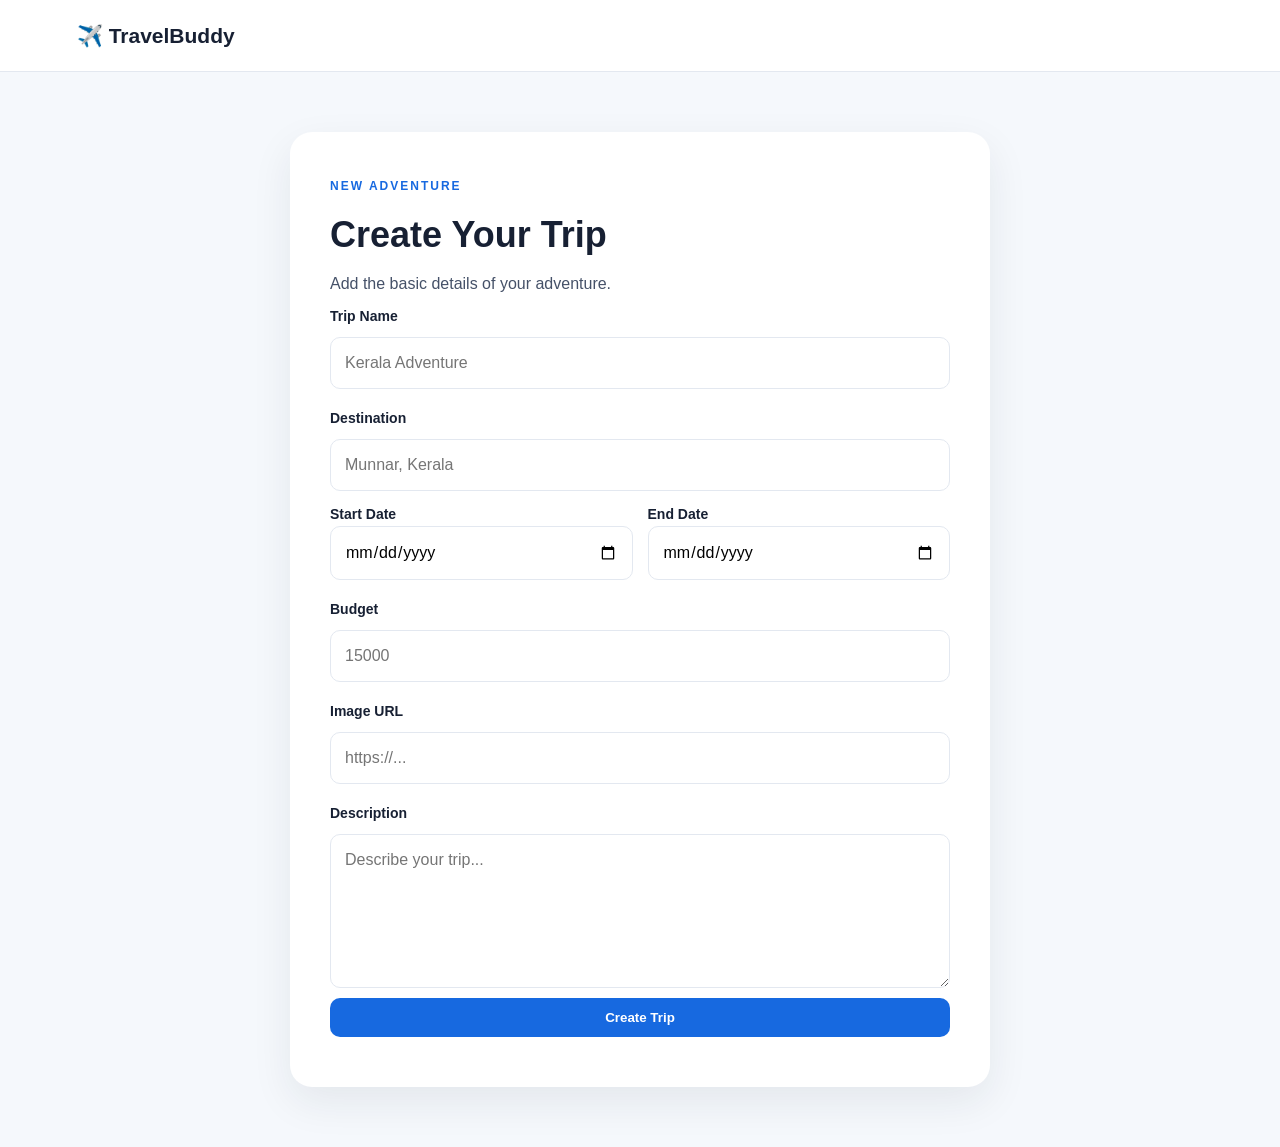
<file: create-trip.html>
<!DOCTYPE html>
<html lang="en">

<head>
    <meta charset="UTF-8">
    <meta name="viewport" content="width=device-width, initial-scale=1.0">
    <title>Create Trip</title>
    <link rel="icon" type="image/x-icon" href="images/fav%20icon%20travel%20image.jpg">
    <link rel="stylesheet" href="css/style.css">
</head>

<body>

<header class="navbar">
    <a href="dashboard.html" class="logo">✈️ TravelBuddy</a>
</header>


<main class="form-page">
    <div class="form-card">

        <span class="eyebrow">
            NEW ADVENTURE
        </span>

        <h1>
            Create Your Trip
        </h1>

        <p>
            Add the basic details of your adventure.
        </p>

        <form id="tripForm">

            <label>Trip Name</label>
            <input id="tripName" required placeholder="Kerala Adventure">
            <label>Destination</label>
            <input id="destination" required placeholder="Munnar, Kerala">
            <div class="form-row">
                <div>
                    <label>Start Date</label>
                    <input type="date" id="startDate" required>
                </div>


                <div>
                    <label>End Date</label>
                    <input type="date" id="endDate" required>
                </div>
            </div>
            <label>Budget</label>

            <input type="number" id="budget" min="0" required placeholder="15000">

            <label>Image URL</label>

            <input id="imageUrl" placeholder="https://...">

            <label>Description</label>

            <textarea id="description" rows="5" placeholder="Describe your trip..."></textarea>

            <button class="btn full" type="submit">Create Trip</button>

        </form>

        <p id="message" class="error-message"></p>

    </div>

</main>


<script src="js/api.js"></script>
<script src="js/create-trip.js"></script>

</body>

</html>
</file>
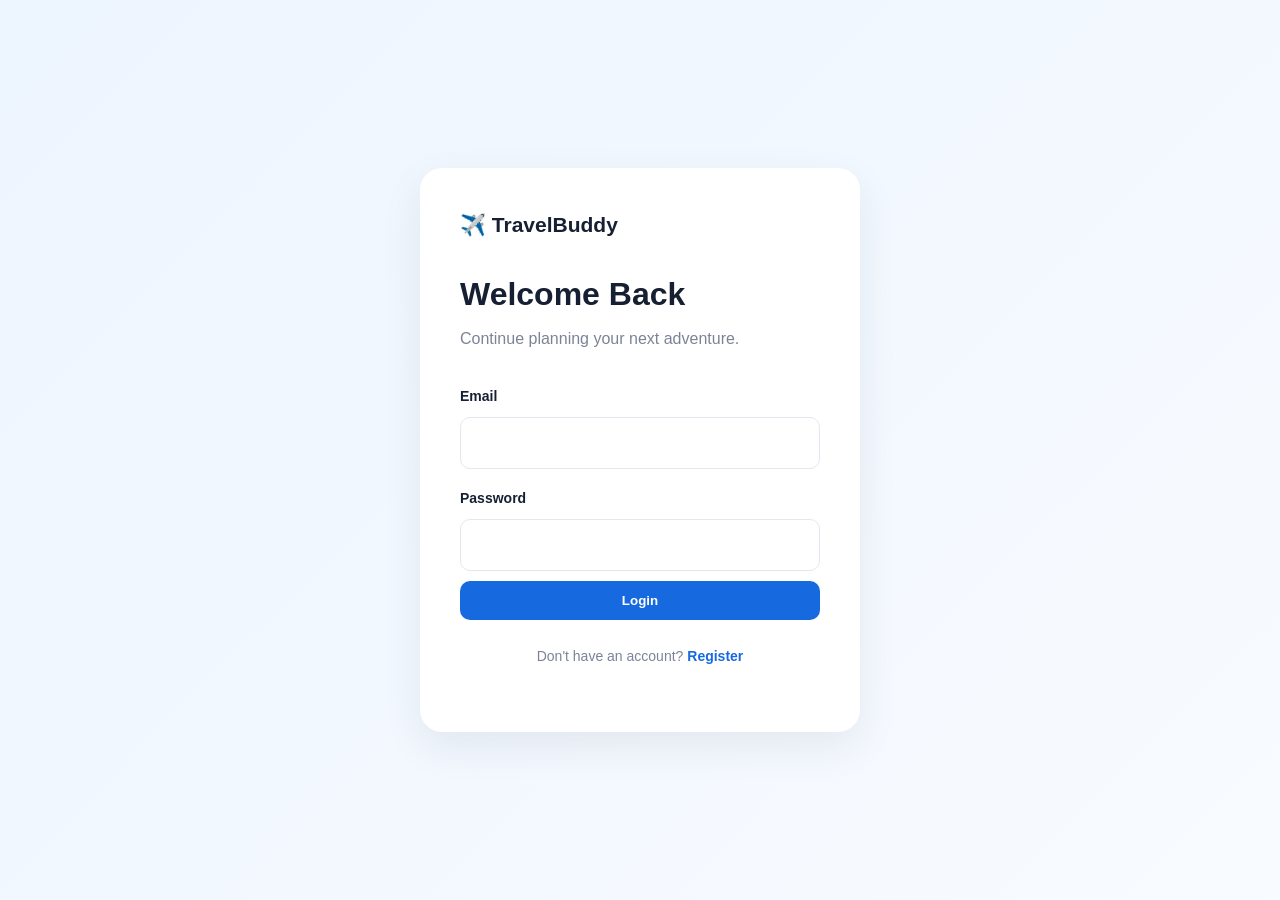
<file: edit-trip.html>
<!DOCTYPE html>
<html lang="en">

<head>
    <meta charset="UTF-8">
    <meta name="viewport" content="width=device-width, initial-scale=1.0">
    <title>Edit Trip - Travel Buddy</title>
    <link rel="icon" type="image/x-icon" href="images/fav%20icon%20travel%20image.jpg">
    <link rel="stylesheet" href="css/style.css">
</head>

<body>
<header class="navbar">
    <a href="dashboard.html" class="logo">✈️ TravelBuddy</a>

    <nav>
        <a href="dashboard.html">← My Trips</a>

        <button onclick="logout()" class="logout-btn">
            Logout
        </button>
    </nav>

</header>
<main class="form-page">
    <div class="form-card">
        <span class="eyebrow">
            UPDATE ADVENTURE
        </span>

        <h1>
            Edit Your Trip
        </h1>

        <p>
            Update the details of your adventure.
        </p>

        <form id="editTripForm">
            <label>
                Trip Name
            </label>

            <input id="tripName" required placeholder="Kerala Adventure">

            <label>
                Destination
            </label>

            <input id="destination" required placeholder="Munnar, Kerala">

            <div class="form-row">
                <div>
                    <label>
                        Start Date
                    </label>

                    <input type="date" id="startDate" required>
                </div>

                <div>
                    <label>
                        End Date
                    </label>
                    <input type="date" id="endDate" required>
                </div>

            </div>

            <label>
                Budget
            </label>

            <input type="number" id="budget" min="0" required placeholder="15000">

            <label>
                Image URL
            </label>

            <input id="imageUrl" type="url" placeholder="https://...">

            <label>
                Description
            </label>

            <textarea id="description" rows="5" placeholder="Describe your trip..."></textarea>

            <div class="card-actions">

                <a href="dashboard.html" class="btn secondary">
                    Cancel
                </a>

                <button class="btn" type="submit">
                    Save Changes
                </button>

            </div>

        </form>

        <p id="message" class="error-message"></p>

    </div>

</main>


<script src="js/api.js"></script>
<script src="js/edit-trip.js"></script>

</body>

</html>
</file>
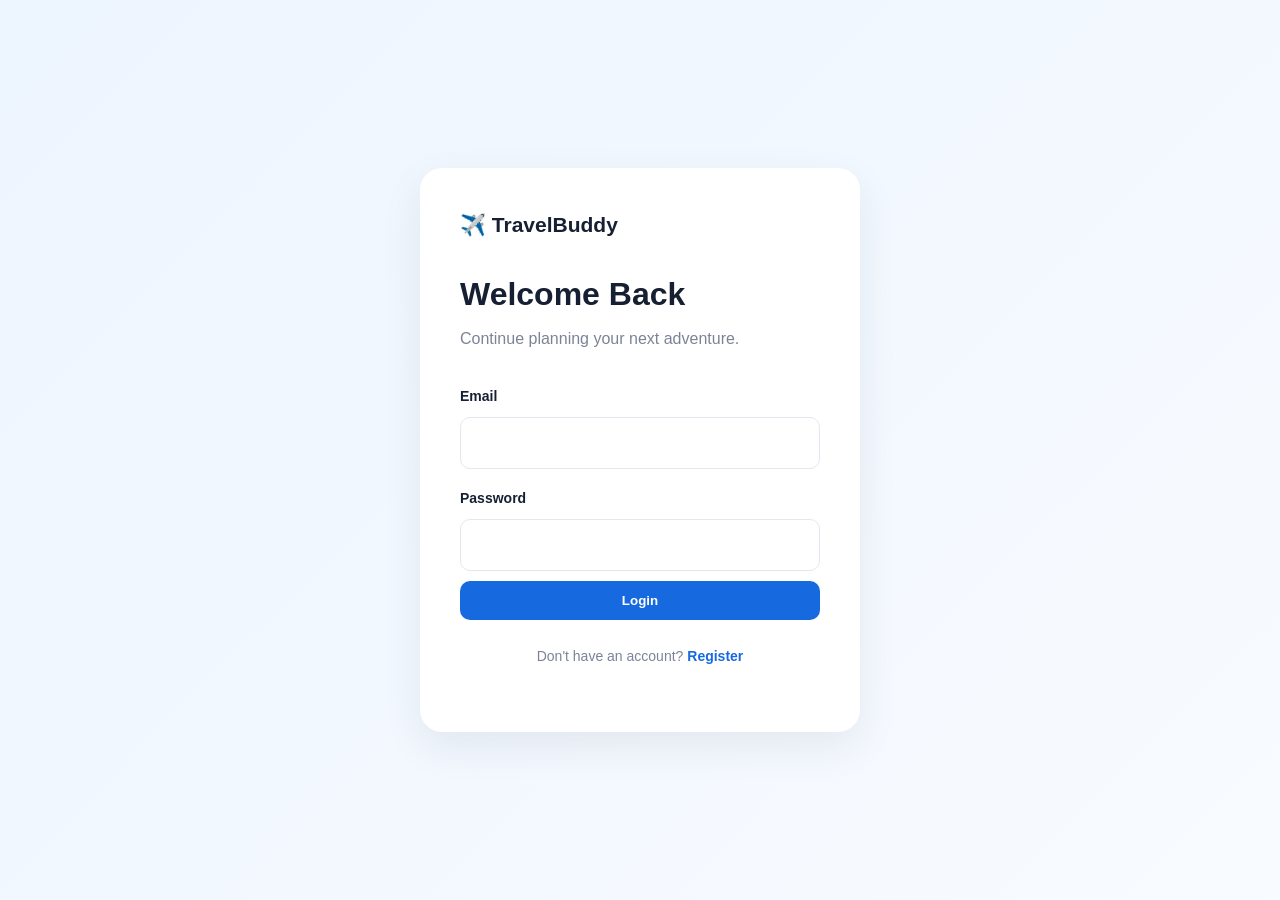
<file: login.html>
<!DOCTYPE html>
<html lang="en">

<head>

    <meta charset="UTF-8">
    <meta name="viewport" content="width=device-width, initial-scale=1.0">
    <link rel="icon" type="image/x-icon" href="images/fav%20icon%20travel%20image.jpg">
    <title>Login - Travel Buddy</title>
    <link rel="stylesheet" href="css/style.css">

</head>
<body class="auth-page">
<div class="auth-card">
    <a href="index.html" class="logo">✈️ TravelBuddy</a>

    <h1>
        Welcome Back
    </h1>

    <p>
        Continue planning your next adventure.
    </p>

    <form id="loginForm">
        <label>Email</label>

        <input type="email" id="email" required>

        <label>Password</label>

        <input type="password" id="password" required>

        <button type="submit" class="btn full">
            Login
        </button>

    </form>

    <p id="message" class="error-message"></p>

    <p class="auth-footer">
        Don't have an account?
        <a href="register.html">
            Register
        </a>
    </p>

</div>

<script src="js/api.js"></script>
<script src="js/auth.js"></script>

</body>

</html>
</file>
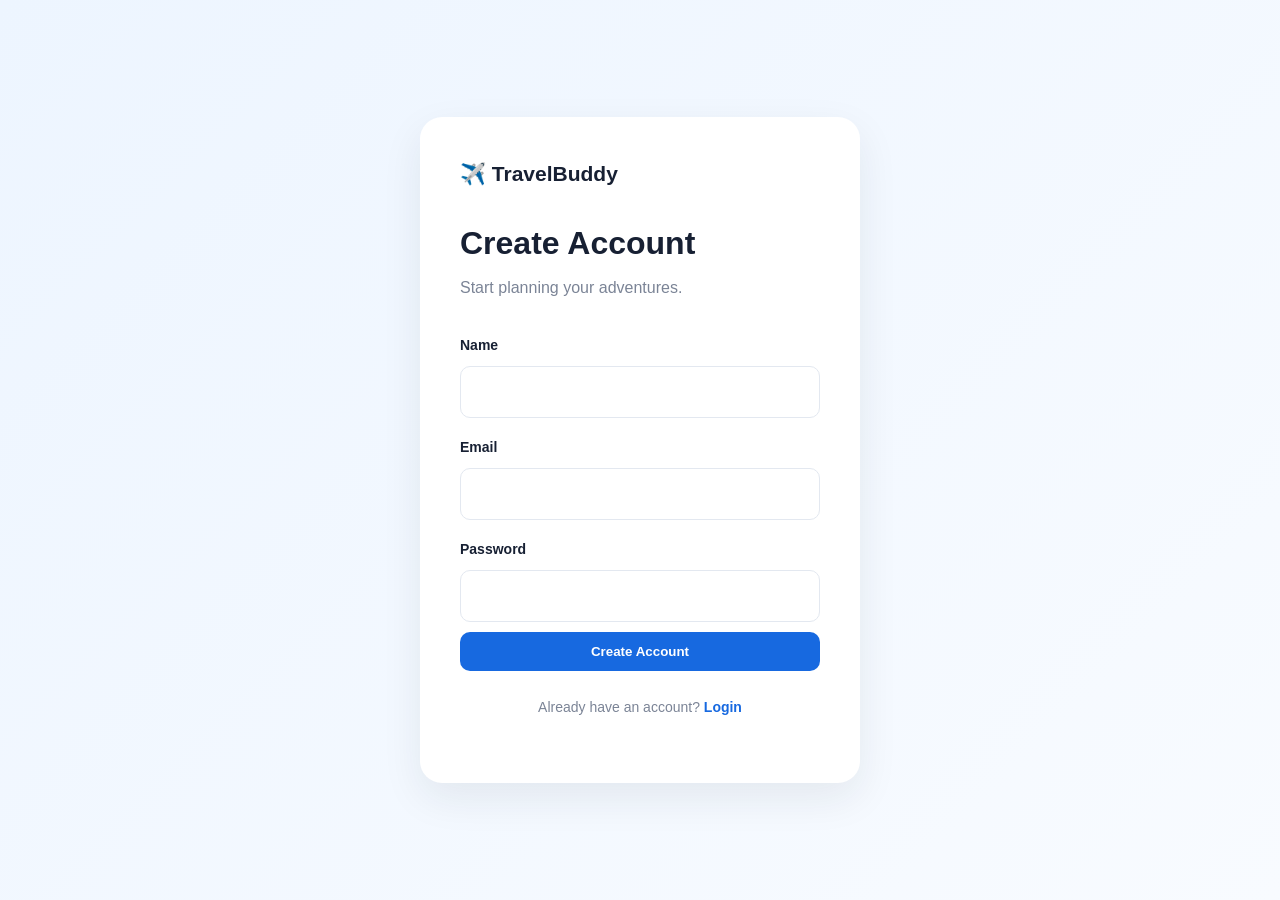
<file: register.html>
<!DOCTYPE html>
<html lang="en">

<head>
    <meta charset="UTF-8">
    <meta name="viewport" content="width=device-width, initial-scale=1.0">
    <title>Register - Travel Buddy</title>
    <link rel="icon" type="image/x-icon" href="images/fav%20icon%20travel%20image.jpg">
    <link rel="stylesheet" href="css/style.css">
</head>

<body class="auth-page">
<div class="auth-card">
    <a href="index.html" class="logo">✈️ TravelBuddy</a>

    <h1>
        Create Account
    </h1>

    <p>
        Start planning your adventures.
    </p>

    <form id="registerForm">

        <label>Name</label>

        <input type="text" id="name" required>

        <label>Email</label>

        <input type="email" id="email" required>

        <label>Password</label>

        <input type="password" id="password" minlength="6" required>

        <button type="submit" class="btn full">
            Create Account
        </button>

    </form>

    <p id="message" class="error-message"></p>

    <p class="auth-footer">
        Already have an account?
        <a href="login.html">
            Login
        </a>
    </p>

</div>

<script src="js/api.js"></script>
<script src="js/auth.js"></script>

</body>

</html>
</file>
<file: css/style.css>
* {
    box-sizing: border-box;
    margin: 0;
    padding: 0;
}

:root {
    --primary: #1769e0;
    --primary-dark: #0f4fae;
    --dark: #172033;
    --text: #455168;
    --muted: #7b8496;
    --light: #f5f8fc;
    --white: #ffffff;
    --border: #e3e8f0;
    --danger: #dc3545;
    --shadow: 0 15px 40px rgba(23, 32, 51, 0.08);
    --radius: 18px;
}


body {
    font-family: Arial, Helvetica, sans-serif;
    color: var(--text);
    background: var(--light);
    line-height: 1.6;
}


a {
    text-decoration: none;
    color: inherit;
}


img {
    max-width: 100%;
    display: block;
}


/* =========================
   NAVBAR
========================= */

.navbar {
    height: 72px;
    padding: 0 6%;
    background: var(--white);
    display: flex;
    align-items: center;
    justify-content: space-between;
    border-bottom: 1px solid var(--border);
    position: sticky;
    top: 0;
    z-index: 10;
}


.logo {
    font-size: 21px;
    font-weight: 800;
    color: var(--dark);
}


.navbar nav {
    display: flex;
    align-items: center;
    gap: 24px;
}


.navbar nav a {
    color: var(--text);
    font-size: 14px;
    font-weight: 600;
}


.nav-button {
    background: var(--primary);
    color: white !important;
    padding: 10px 18px;
    border-radius: 10px;
}


.logout-btn {
    border: none;
    background: transparent;
    color: var(--danger);
    cursor: pointer;
    font-weight: 700;
}


/* =========================
   BUTTON
========================= */

.btn {
    display: inline-flex;
    align-items: center;
    justify-content: center;
    border: none;
    background: var(--primary);
    color: white;
    padding: 12px 22px;
    border-radius: 10px;
    cursor: pointer;
    font-weight: 700;
    transition: 0.2s;
}


.btn:hover {
    background: var(--primary-dark);
    transform: translateY(-1px);
}


.btn.secondary {
    background: #dfdfdf;
    color: var(--primary);
    border: 1px solid var(--border);
}


.btn.danger {
    background: var(--danger);
}


.btn.small {
    padding: 8px 14px;
    font-size: 13px;
}


.btn.full {
    width: 100%;
}


/* =========================
   HERO
========================= */

.hero {
    min-height: 600px;
    display: flex;
    align-items: center;
    padding: 70px 8%;
    color: white;
    background: linear-gradient(rgba(11, 36, 73, 0.55), rgba(11, 36, 73, 0.65)), url("https://images.unsplash.com/photo-1500534623283-312aade485b7?auto=format&fit=crop&w=1800&q=85") center / cover;
}


.hero-content {
    max-width: 680px;
}


.eyebrow {
    color: var(--primary);
    font-size: 12px;
    font-weight: 800;
    letter-spacing: 2px;
    text-transform: uppercase;
}


.hero .eyebrow {
    color: #cfe3ff;
}


.hero h1 {
    font-size: clamp(42px, 7vw, 78px);
    line-height: 1.05;
    margin: 18px 0;
}


.hero h1 span {
    color: #78b5ff;
}


.hero p {
    font-size: 18px;
    max-width: 580px;
    color: #e9f1ff;
}


.hero-buttons {
    display: flex;
    gap: 14px;
    margin-top: 30px;
}


/* =========================
   SECTION
========================= */

.section {
    padding: 80px 8%;
}


.section-heading {
    margin-bottom: 30px;
}


.section-heading span {
    color: var(--primary);
    font-size: 12px;
    font-weight: 800;
    letter-spacing: 2px;
}


.section-heading h2 {
    color: var(--dark);
    font-size: 36px;
    margin-top: 6px;
}


/* =========================
   DESTINATIONS
========================= */

.destination-grid {
    display: grid;
    grid-template-columns:repeat(4, 1fr);
    gap: 20px;
}


.destination-card {
    background: white;
    border-radius: var(--radius);
    overflow: hidden;
    box-shadow: var(--shadow);
    transition: 0.25s;
}


.destination-card:hover {
    transform: translateY(-5px);
}


.destination-card img {
    width: 100%;
    height: 210px;
    object-fit: cover;
}


.destination-card div {
    padding: 18px;
}


.destination-card h3 {
    color: var(--dark);
}


.destination-card p {
    color: var(--muted);
    font-size: 14px;
}


/* =========================
   AUTH
========================= */

.auth-page {
    min-height: 100vh;
    display: flex;
    align-items: center;
    justify-content: center;
    padding: 20px;
    background: linear-gradient(135deg, #edf5ff, #f8fbff);
}


.auth-card {
    width: min(100%, 440px);
    background: white;
    padding: 40px;
    border-radius: 22px;
    box-shadow: var(--shadow);
}


.auth-card h1 {
    color: var(--dark);
    margin-top: 28px;
    margin-bottom: 6px;
}


.auth-card > p {
    color: var(--muted);
    margin-bottom: 25px;
}


form {
    display: flex;
    flex-direction: column;
    gap: 10px;
}


label {
    font-weight: 700;
    font-size: 14px;
    color: var(--dark);
    margin-top: 8px;
}


input,
textarea,
select {
    width: 100%;
    border: 1px solid var(--border);
    background: white;
    border-radius: 10px;
    padding: 12px 14px;
    font: inherit;
    outline: none;
}


input:focus,
textarea:focus {
    border-color: var(--primary);
    box-shadow: 0 0 0 3px rgba(23, 105, 224, 0.10);
}


.auth-footer {
    text-align: center;
    margin-top: 20px;
    font-size: 14px;
}


.auth-footer a {
    color: var(--primary);
    font-weight: 700;
}


.error-message {
    color: var(--danger);
    font-size: 14px;
    margin-top: 10px;
}


/* =========================
   DASHBOARD
========================= */

.dashboard {
    padding: 55px 7%;
}


.dashboard-heading {
    display: flex;
    justify-content: space-between;
    margin-bottom: 35px;
}


.dashboard h1 {
    color: var(--dark);
    font-size: 42px;
    margin: 5px 0;
}


.trip-grid {
    display: grid;
    grid-template-columns:repeat(3, 1fr);
    gap: 24px;
}


.trip-card {
    background: white;
    border-radius: var(--radius);
    overflow: hidden;
    box-shadow: var(--shadow);
}


.trip-card > img {
    width: 100%;
    height: 220px;
    object-fit: cover;
}


.trip-card-content {
    padding: 22px;
}


.trip-location {
    color: var(--primary);
    font-size: 13px;
    font-weight: 700;
}


.trip-card h3 {
    color: var(--dark);
    font-size: 23px;
    margin: 7px 0;
}


.trip-card p {
    color: var(--muted);
    font-size: 14px;
}


.trip-meta {
    display: flex;
    justify-content: space-between;
    margin: 18px 0;
    color: var(--dark);
    font-size: 13px;
    font-weight: 700;
}


.card-actions {
    display: flex;
    gap: 8px;
}


/* =========================
   FORM PAGE
========================= */

.form-page {
    min-height: calc(100vh - 72px);
    display: flex;
    justify-content: center;
    padding: 60px 20px;
}


.form-card {
    width: min(100%, 700px);
    background: white;
    padding: 40px;
    border-radius: 22px;
    box-shadow: var(--shadow);
}


.form-card h1 {
    color: var(--dark);
    font-size: 36px;
    margin: 8px 0;
}


.form-row {
    display: grid;
    grid-template-columns:1fr 1fr;
    gap: 15px;
}


/* =========================
   TRIP DETAILS
========================= */

.trip-details-page {
    padding: 40px 7%;
}


.trip-hero {
    min-height: 430px;
    position: relative;
    border-radius: 24px;
    overflow: hidden;
    color: white;
    display: flex;
    align-items: flex-end;
    background: var(--dark);
}


.trip-hero img {
    position: absolute;
    inset: 0;
    width: 100%;
    height: 100%;
    object-fit: cover;
    opacity: 0.75;
}


.trip-hero::after {
    content: "";
    position: absolute;
    inset: 0;
    background: linear-gradient(transparent, rgba(0, 0, 0, 0.75));
}


.trip-hero-content {
    position: relative;
    z-index: 1;
    padding: 40px;
    width: 100%;
}


.trip-hero-content h1 {
    font-size: 52px;
    line-height: 1.1;
    margin: 8px 0;
}


.hero-meta {
    display: flex;
    gap: 25px;
    margin-top: 18px;
    font-weight: 700;
}


.details-grid {
    margin-top: 30px;
    display: grid;
    grid-template-columns:repeat(3, 1fr);
    gap: 22px;
}


.detail-section {
    background: white;
    padding: 25px;
    border-radius: 18px;
    box-shadow: var(--shadow);
}


.detail-section h2 {
    color: var(--dark);
    margin-bottom: 20px;
}


.mini-card {
    background: var(--light);
    padding: 15px;
    border-radius: 12px;
    margin-top: 12px;
}


.mini-card h4 {
    color: var(--dark);
    margin-bottom: 4px;
}


.mini-card p {
    font-size: 13px;
    color: var(--muted);
}


.empty-state {
    text-align: center;
    background: white;
    padding: 60px;
    border-radius: 20px;
    box-shadow: var(--shadow);
    grid-column: 1 / -1;
}


/* =========================
   FOOTER
========================= */

footer {
    padding: 30px;
    text-align: center;
    background: var(--dark);
    color: #c8d0dd;
}


/* =========================
   PLACE IMAGE
========================= */

.place-image {
    width: 100%;
    height: 170px;
    object-fit: cover;
    border-radius: 12px;
    margin-bottom: 14px;
}


.mini-card-content h4 {
    color: var(--dark);
    margin-bottom: 4px;
}

.mini-card-content p {
    margin-bottom: 25px;
}

.empty-list {
    color: var(--muted);
    font-size: 13px;
    text-align: center;
    padding: 18px 5px;
}

/* =========================
   MOBILE
========================= */

@media (max-width: 900px) {
    .destination-grid {
        grid-template-columns:repeat(2, 1fr);
    }

    .trip-grid {
        grid-template-columns:repeat(2, 1fr);
    }

    .details-grid {
        grid-template-columns:1fr;
    }
}


@media (max-width: 650px) {
    .navbar {
        height: auto;
        min-height: 70px;
        padding: 14px 20px;
        gap: 12px;
    }


    .navbar nav {
        gap: 10px;
    }


    .navbar nav > span {
        display: none;
    }


    .hero {
        min-height: 540px;
        padding: 50px 25px;
    }


    .hero h1 {
        font-size: 44px;
    }


    .hero p {
        font-size: 16px;
    }


    .hero-buttons {
        flex-direction: column;
    }


    .section {
        padding: 55px 20px;
    }


    .destination-grid,
    .trip-grid {
        grid-template-columns:1fr;
    }


    .dashboard {
        padding: 40px 20px;
    }


    .dashboard h1 {
        font-size: 34px;
    }


    .form-card {
        padding: 25px;
    }


    .form-row {
        grid-template-columns:1fr;
    }


    .trip-details-page {
        padding: 20px;
    }


    .trip-hero {
        min-height: 430px;
    }


    .trip-hero-content {
        padding: 25px;
    }


    .trip-hero-content h1 {
        font-size: 38px;
    }


    .hero-meta {
        flex-direction: column;
        gap: 5px;
    }
}
</file>
